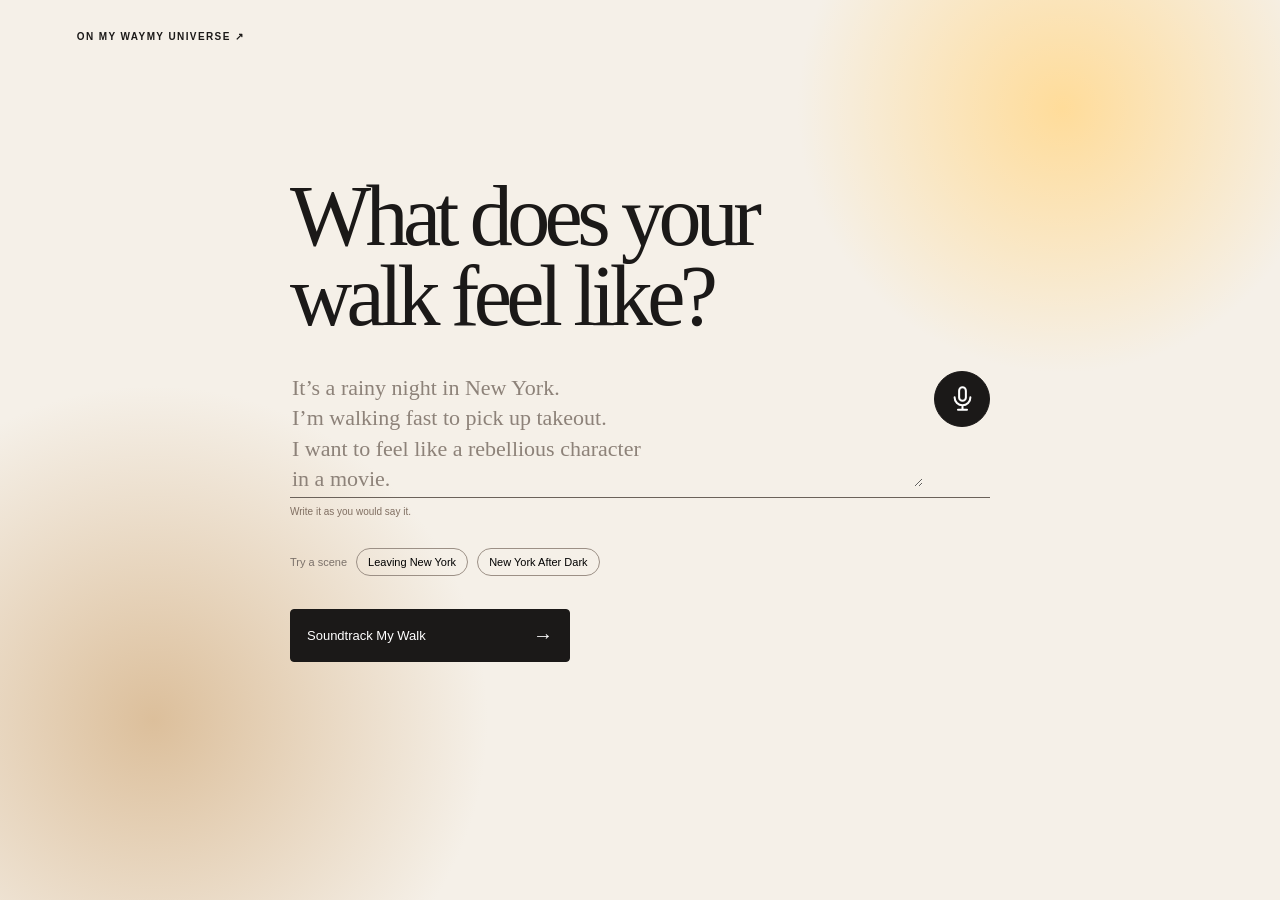
<file: index.html>
<!doctype html>
<html lang="en">
<head><meta charset="UTF-8"><meta name="viewport" content="width=device-width,initial-scale=1.0"><meta name="description" content="On My Way — a cinematic walking music prototype."><title>On My Way</title><link rel="stylesheet" href="style.css"><style>.hidden{display:none!important}</style></head>
<body>
  <main>
    <section id="opening" class="screen opening-screen">
      <header><span class="brand">ON MY WAY</span><a href="universe.html" style="font:700 10px Arial,sans-serif;letter-spacing:.14em;color:inherit;text-decoration:none">MY UNIVERSE ↗</a></header>
      <div class="opening-content"><h1>What does your<br>walk feel like?</h1><label class="pov-box" for="povInput"><textarea id="povInput" aria-label="Describe your walking point of view" placeholder="It’s a rainy night in New York.&#10;I’m walking fast to pick up takeout.&#10;I want to feel like a rebellious character&#10;in a movie."></textarea><button id="micButton" type="button" aria-label="Use voice input" title="Use voice input" style="flex:0 0 56px;width:56px;height:56px;display:grid;place-items:center;border:1px solid #1b1918;border-radius:50%;background:#1b1918;color:#fff;cursor:pointer"><svg aria-hidden="true" width="27" height="27" viewBox="0 0 24 24" fill="none" stroke="currentColor" stroke-width="1.8" stroke-linecap="round" stroke-linejoin="round"><rect x="9" y="2" width="6" height="12" rx="3"></rect><path d="M5 11a7 7 0 0 0 14 0M12 18v4M8 22h8"></path></svg></button></label><p id="voiceStatus" class="voice-status">Write it as you would say it.</p>
      <div class="examples"><span>Try a scene</span><button class="example" data-scene="autumn">Autumn in New York</button><button class="example" data-scene="night">New York After Dark</button></div><button id="soundtrackButton" class="primary" type="button">Soundtrack My Walk <span>→</span></button></div>
    </section>
    <section id="cinema" class="screen cinema hidden" aria-live="polite">
      <div class="city"><div class="moon"></div><div class="glow g1"></div><div class="glow g2"></div><div class="rain" aria-hidden="true"></div><div class="leaves" aria-hidden="true"></div><div class="buildings b1"></div><div class="buildings b2"></div><div class="buildings b3"></div><div class="street"></div></div>
      <div class="film-grain" aria-hidden="true"></div><button id="backButton" class="back" type="button">← Rewrite the scene</button>
      <div class="title-sequence"><p id="sceneNumber">SCENE 01</p><h2 id="sceneTitle">NEW YORK AFTER DARK</h2><p id="sceneCaption">Rain on the pavement.<br>Footsteps getting faster.<br>Tonight, you’re the main character.</p></div>
      <div class="original-pov"><span>YOUR POV</span><p id="originalPov"></p></div>
      <div class="player"><button id="playButton" type="button" aria-label="Play simulated soundtrack">▶</button><div><span>SIMULATED SOUNDTRACK</span><strong id="trackTitle">Midnight Velocity</strong><small id="trackArtist">The Static Hearts</small></div><p id="atmosphere">cinematic noir · high energy</p></div>
      <button id="behindButton" class="behind" type="button">Behind the Scene <span>+</span></button>
      <aside id="behindPanel" class="behind-panel hidden"><button id="closePanel" aria-label="Close Behind the Scene">×</button><p class="eyebrow">Computational representation</p><div><span>ORIGINAL POV</span><p id="panelOriginal"></p></div><i>↓</i><div><span>INTERPRETED ATMOSPHERE</span><p id="panelAtmosphere"></p></div><i>↓</i><div><span>SOUNDTRACK STATE</span><p id="panelTrack"></p></div></aside>
    </section>
  </main><script src="script.js"></script>
</body></html>
</file>
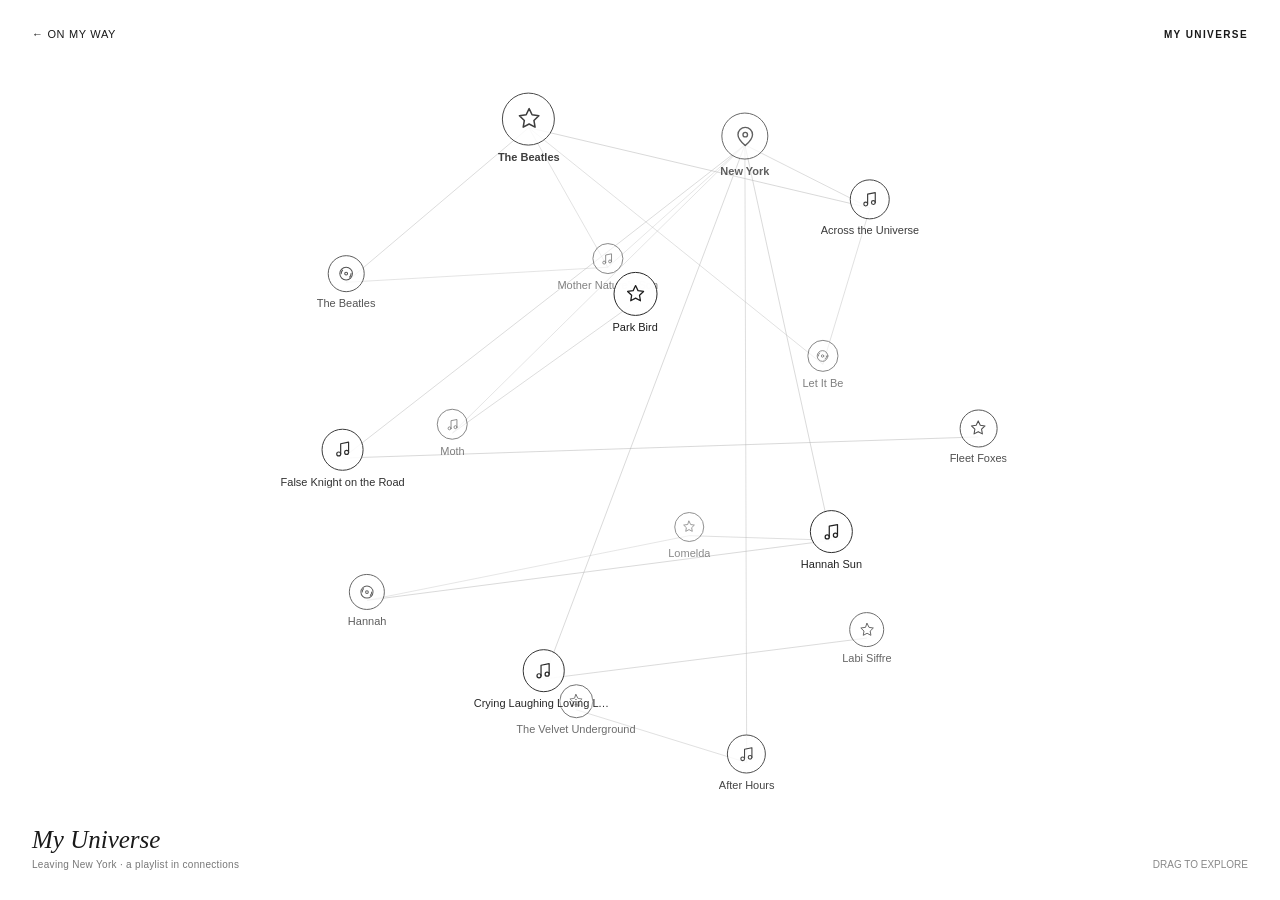
<file: universe.html>
<!doctype html>
<html lang="en">
<head>
  <meta charset="utf-8">
  <meta name="viewport" content="width=device-width,initial-scale=1">
  <title>My Universe — On My Way</title>
  <style>
    *{box-sizing:border-box}html,body{height:100%;margin:0}body{background:#fff;color:#191919;font-family:Georgia,serif;overflow:hidden}a,button{color:inherit}a:focus-visible,button:focus-visible{outline:2px solid #111;outline-offset:4px}.top{position:absolute;z-index:5;top:28px;left:32px;right:32px;display:flex;align-items:center;justify-content:space-between}.back{font:11px Arial,sans-serif;letter-spacing:.06em;text-decoration:none}.brand{font:700 10px Arial,sans-serif;letter-spacing:.14em}.caption{position:absolute;z-index:3;bottom:30px;left:32px;pointer-events:none}.caption h1{font:italic 25px Georgia,serif;margin:0 0 5px}.caption p{font:10px Arial,sans-serif;letter-spacing:.03em;color:#777;margin:0}.graph{position:absolute;inset:0;overflow:hidden;touch-action:none;cursor:grab}.graph.dragging{cursor:grabbing}.edges{position:absolute;inset:0;width:100%;height:100%;pointer-events:none}.node{position:absolute;left:0;top:0;display:flex;flex-direction:column;align-items:center;gap:5px;border:0;padding:0;background:none;font:11px/1.1 Arial,sans-serif;white-space:nowrap;cursor:pointer;transform-origin:center center}.node .icon{display:grid;place-items:center;width:var(--size);height:var(--size);border:1px solid #262626;border-radius:50%;background:#fff;transition:background .16s,color .16s,box-shadow .16s}.node:hover .icon,.node:focus-visible .icon{background:#1b1b1b;color:#fff;box-shadow:0 0 0 5px #0000000a}.node svg{width:48%;height:48%;fill:none;stroke:currentColor;stroke-width:1.5;stroke-linecap:round;stroke-linejoin:round}.node .name{max-width:140px;overflow:hidden;text-overflow:ellipsis;text-shadow:0 0 5px #fff,0 0 5px #fff,0 0 5px #fff}.node.featured .icon{border-width:1.5px}.node.featured .name{font-weight:bold}.overlay{position:fixed;z-index:10;inset:0;display:grid;place-items:center;padding:20px;background:#ffffffbb}.overlay[hidden]{display:none}.card{position:relative;width:min(390px,100%);max-height:min(520px,85vh);overflow:auto;background:#fff;border:1px solid #222;padding:36px;box-shadow:0 16px 45px #00000012}.close{position:absolute;right:14px;top:10px;background:none;border:0;font:28px Georgia,serif;cursor:pointer}.kind{font:10px Arial,sans-serif;letter-spacing:.15em;color:#777;text-transform:uppercase}.card h2{font:normal 30px/1.1 Georgia,serif;margin:12px 0 14px}.card p{font:14px/1.6 Arial,sans-serif;color:#555}.card h3{font:10px Arial,sans-serif;letter-spacing:.12em;margin:25px 0 12px;text-transform:uppercase}.card ul{list-style:none;padding:0;margin:0;font:13px/1.8 Arial,sans-serif}.card li{border-top:1px solid #eee;padding:7px 0}.card li span{display:block;color:#888;font-size:10px}.hint{position:absolute;bottom:30px;right:32px;font:10px Arial,sans-serif;color:#888;pointer-events:none}@media(max-width:600px){.top{top:22px;left:20px;right:20px}.caption{bottom:24px;left:20px}.caption h1{font-size:21px}.hint{bottom:25px;right:20px}.node{font-size:9px}.node .name{max-width:100px}.card{padding:30px}}
  </style>
</head>
<body>
  <header class="top"><a class="back" href="index.html">← ON MY WAY</a><span class="brand">MY UNIVERSE</span></header>
  <main id="graph" class="graph" style="z-index:0;user-select:none" aria-label="Interactive music universe. Drag to rotate, or use the arrow keys." tabindex="0"><svg id="edges" class="edges" aria-hidden="true"></svg></main>
  <div class="caption"><h1>My Universe</h1><p>Leaving New York · a playlist in connections</p></div>
  <div class="hint">DRAG TO EXPLORE</div>
  <div id="overlay" class="overlay" hidden><section class="card" role="dialog" aria-modal="true" aria-labelledby="detail-title"><button id="close" class="close" aria-label="Close details">×</button><div id="detail-kind" class="kind"></div><h2 id="detail-title"></h2><p id="detail-description"></p><h3>Connections</h3><ul id="detail-links"></ul></section></div>
  <script>
    const icons={song:'<path d="M9 18V5l10-2v13"/><circle cx="6.5" cy="18" r="2.5"/><circle cx="16.5" cy="16" r="2.5"/>',artist:'<path d="m12 2 2.9 6 6.6 1-4.8 4.6 1.1 6.5-5.8-3.1-5.8 3.1 1.1-6.5L2.5 9l6.6-1z"/>',album:'<circle cx="12" cy="12" r="9"/><circle cx="12" cy="12" r="2"/><path d="M7 7a7 7 0 0 0-2 5M17 17a7 7 0 0 0 2-5"/>',place:'<path d="M20 10c0 5-8 12-8 12S4 15 4 10a8 8 0 1 1 16 0Z"/><circle cx="12" cy="10" r="2.5"/>',film:'<rect x="3" y="8" width="18" height="12" rx="1"/><path d="M3 8V5l17-3 1 4-18 2M8 4l3 3M15 3l3 3"/>'};
    // New York is the user's personal playlist association, not a claim about where the songs were made.
    const nodes=[
      {id:'ny',name:'New York',type:'place',featured:true,description:'The city connected to this personal autumn playlist.'},
      {id:'beatles',name:'The Beatles',type:'artist',featured:true,description:'An artist appearing twice in this playlist.'},
      {id:'mother',name:'Mother Nature’s Son',type:'song',description:'A song by The Beatles in the New York autumn playlist.'},
      {id:'across',name:'Across the Universe',type:'song',description:'A song by The Beatles in the New York autumn playlist.'},
      {id:'white',name:'The Beatles',type:'album',description:'The Beatles album, often called the White Album.'},
      {id:'letitbe',name:'Let It Be',type:'album',description:'The Beatles album containing Across the Universe.'},
      {id:'park',name:'Park Bird',type:'artist',description:'Artist of Moth.'},
      {id:'moth',name:'Moth',type:'song',description:'A song by Park Bird in the New York autumn playlist.'},
      {id:'fleet',name:'Fleet Foxes',type:'artist',description:'Artist of False Knight on the Road.'},
      {id:'knight',name:'False Knight on the Road',type:'song',description:'A song by Fleet Foxes in the New York autumn playlist.'},
      {id:'lomelda',name:'Lomelda',type:'artist',description:'Artist of Hannah Sun.'},
      {id:'hannah',name:'Hannah Sun',type:'song',description:'A song by Lomelda in the New York autumn playlist.'},
      {id:'hannahalbum',name:'Hannah',type:'album',description:'The album associated with Hannah Sun in the playlist.'},
      {id:'labi',name:'Labi Siffre',type:'artist',description:'Artist of Crying Laughing Loving Lying.'},
      {id:'crying',name:'Crying Laughing Loving Lying',type:'song',description:'A song by Labi Siffre in the New York autumn playlist.'},
      {id:'velvet',name:'The Velvet Underground',type:'artist',description:'Artist of After Hours.'},
      {id:'after',name:'After Hours',type:'song',description:'A song by The Velvet Underground in the New York autumn playlist.'}
    ];
    const links=[['ny','mother','In this New York playlist'],['ny','across','In this New York playlist'],['ny','moth','In this New York playlist'],['ny','knight','In this New York playlist'],['ny','hannah','In this New York playlist'],['ny','crying','In this New York playlist'],['ny','after','In this New York playlist'],['beatles','mother','Artist and song'],['beatles','across','Artist and song'],['beatles','white','Artist and album'],['beatles','letitbe','Artist and album'],['mother','white','Song and album'],['across','letitbe','Song and album'],['park','moth','Artist and song'],['fleet','knight','Artist and song'],['lomelda','hannah','Artist and song'],['hannah','hannahalbum','Song and album'],['lomelda','hannahalbum','Artist and album'],['labi','crying','Artist and song'],['velvet','after','Artist and song']];
    const graph=document.querySelector('#graph'),edges=document.querySelector('#edges'),overlay=document.querySelector('#overlay'),close=document.querySelector('#close');
    let yaw=.25,pitch=-.12,drag=null,lastFocus=null;const golden=Math.PI*(3-Math.sqrt(5));
    nodes.forEach((n,i)=>{const y=1-((i+.5)/nodes.length)*2,r=Math.sqrt(1-y*y),angle=golden*i;n.pos={x:Math.cos(angle)*r,y,z:Math.sin(angle)*r};n.button=document.createElement('button');n.button.type='button';n.button.className='node'+(n.featured?' featured':'');n.button.setAttribute('aria-label',n.type+': '+n.name);n.button.innerHTML='<span class="icon"><svg viewBox="0 0 24 24" aria-hidden="true">'+icons[n.type]+'</svg></span><span class="name"></span>';n.button.querySelector('.name').textContent=n.name;n.button.addEventListener('click',()=>{if(!n.button.dataset.dragged)openDetail(n);delete n.button.dataset.dragged});graph.append(n.button)});
    function draw(){const w=graph.clientWidth,h=graph.clientHeight,radius=Math.min(w*.37,h*.39,390),cx=w/2,cy=h*.49,projected={};nodes.forEach(n=>{const p=n.pos,x=p.x*Math.cos(yaw)+p.z*Math.sin(yaw),z0=-p.x*Math.sin(yaw)+p.z*Math.cos(yaw),y=p.y*Math.cos(pitch)-z0*Math.sin(pitch),z=p.y*Math.sin(pitch)+z0*Math.cos(pitch),scale=.76+(z+1)*.19;const px=cx+x*radius*scale,py=cy-y*radius*scale,size=(n.featured?52:39)*scale;projected[n.id]={x:px,y:py,z};n.button.style.setProperty('--size',size+'px');n.button.style.transform='translate('+px+'px,'+py+'px) translate(-50%,-50%)';n.button.style.opacity=String(.48+(z+1)*.26);n.button.style.zIndex=String(Math.round((z+1)*100)+1)});edges.replaceChildren();links.forEach(([a,b])=>{const p=projected[a],q=projected[b],line=document.createElementNS('http://www.w3.org/2000/svg','line');line.setAttribute('x1',p.x);line.setAttribute('y1',p.y);line.setAttribute('x2',q.x);line.setAttribute('y2',q.y);line.setAttribute('stroke','#b7b7b7');line.setAttribute('stroke-opacity',String(.25+(p.z+q.z+2)*.1));line.setAttribute('stroke-width','1');edges.append(line)})}
    function openDetail(node){lastFocus=document.activeElement;document.querySelector('#detail-kind').textContent=node.type==='place'?'City':node.type;document.querySelector('#detail-title').textContent=node.name;document.querySelector('#detail-description').textContent=node.description;const list=document.querySelector('#detail-links');list.replaceChildren();links.filter(l=>l[0]===node.id||l[1]===node.id).forEach(l=>{const other=nodes.find(n=>n.id===(l[0]===node.id?l[1]:l[0]));const li=document.createElement('li');li.textContent=other.name;const detail=document.createElement('span');detail.textContent=l[2]+' · '+other.type;li.append(detail);list.append(li)});overlay.hidden=false;close.focus()}
    function closeDetail(){overlay.hidden=true;if(lastFocus)lastFocus.focus()}close.addEventListener('click',closeDetail);overlay.addEventListener('click',e=>{if(e.target===overlay)closeDetail()});document.addEventListener('keydown',e=>{if(e.key==='Escape'&&!overlay.hidden)closeDetail()});
    graph.addEventListener('pointerdown',e=>{if(e.button!==0)return;drag={x:e.clientX,y:e.clientY,startX:e.clientX,startY:e.clientY,node:e.target.closest('.node'),moved:false};(drag.node||graph).setPointerCapture(e.pointerId)});
    graph.addEventListener('pointermove',e=>{if(!drag)return;const dx=e.clientX-drag.x,dy=e.clientY-drag.y;if(Math.hypot(e.clientX-drag.startX,e.clientY-drag.startY)>5){drag.moved=true;graph.classList.add('dragging')}if(drag.moved){yaw+=dx*.008;pitch+=dy*.008;draw()}drag.x=e.clientX;drag.y=e.clientY});
    graph.addEventListener('pointerup',e=>{if(!drag)return;if(drag.moved&&drag.node)drag.node.dataset.dragged='true';graph.classList.remove('dragging');drag=null});graph.addEventListener('pointercancel',()=>{drag=null;graph.classList.remove('dragging')});
    graph.addEventListener('keydown',e=>{if(!['ArrowLeft','ArrowRight','ArrowUp','ArrowDown'].includes(e.key))return;e.preventDefault();if(e.key==='ArrowLeft')yaw-=.16;if(e.key==='ArrowRight')yaw+=.16;if(e.key==='ArrowUp')pitch-=.16;if(e.key==='ArrowDown')pitch+=.16;draw()});window.addEventListener('resize',draw);draw();
  </script>
</body>
</html>
</file>
<file: style.css>
:root{--paper:#f5f0e8;--ink:#1b1918;--amber:#d77533;--night:#101b31;--neon:#ff4d76;--gold:#f2be64}*{box-sizing:border-box}body{margin:0;color:var(--ink);font-family:Arial,sans-serif;background:var(--paper)}.screen{min-height:100svh;position:relative;overflow:hidden}.opening-screen{background:radial-gradient(circle at 83% 12%,#ffdc9a 0,transparent 20%),radial-gradient(circle at 12% 80%,#dcbf9b 0,transparent 25%),var(--paper);padding:31px max(6vw,25px)}header{font-size:10px;letter-spacing:.14em}.brand{font-weight:700}.opening-content{width:min(700px,100%);margin:clamp(72px,15vh,165px) auto 0}.opening-content h1{font:500 clamp(48px,7vw,86px)/.93 Georgia,serif;letter-spacing:-.065em;margin:0 0 34px}.pov-box{display:flex;border-bottom:1px solid #6b625a;padding-bottom:10px;gap:11px}.pov-box textarea{width:100%;min-height:116px;resize:vertical;border:0;background:transparent;outline:0;color:var(--ink);font:22px/1.38 Georgia,serif}.pov-box textarea::placeholder{color:#8d8279}.pov-box button{align-self:start;border:0;background:transparent;color:var(--amber);font:30px Georgia,serif;cursor:pointer}.voice-status{height:12px;margin:8px 0;color:#806f62;font-size:10px}.examples{display:flex;gap:9px;align-items:center;flex-wrap:wrap;margin-top:30px;font-size:11px}.examples>span{color:#7b716a}.example{border:1px solid #9c9086;border-radius:50px;background:transparent;padding:7px 11px;font:11px Arial,sans-serif;cursor:pointer}.primary{display:flex;justify-content:space-between;align-items:center;margin-top:33px;width:280px;border:1px solid var(--ink);border-radius:4px;background:var(--ink);color:#fff;padding:14px 16px;font:13px Arial,sans-serif;cursor:pointer}.primary span{font-size:20px}.cinema{background:var(--night);color:#fff}.city{position:absolute;inset:0;background:radial-gradient(ellipse at 65% 18%,#7e91b7 0,transparent 17%),linear-gradient(#13233d 0%,#263d62 45%,#101723 80%)}.city:after{content:"";position:absolute;inset:0;background:linear-gradient(90deg,rgba(5,8,15,.65),transparent 25%,transparent 75%,rgba(5,8,15,.5))}.moon{position:absolute;right:22%;top:12%;width:90px;height:90px;border-radius:50%;background:#dae6f4;box-shadow:0 0 70px 20px #a9c7eb77}.buildings{position:absolute;bottom:24%;background:#0d1624}.b1{left:0;width:27%;height:38%}.b2{right:0;width:35%;height:43%}.b3{left:37%;width:29%;height:28%;background:#172333}.street{position:absolute;bottom:-6%;left:25%;width:62%;height:36%;background:#192235;transform:skewX(-21deg)}.glow{position:absolute;border-radius:50%;filter:blur(18px);opacity:.7}.g1{width:100px;height:260px;background:var(--neon);left:11%;top:28%}.g2{width:70px;height:210px;background:#00d7eb;right:14%;top:34%}.rain,.leaves{position:absolute;inset:0;pointer-events:none}.rain:before{content:"";position:absolute;inset:-20% 0;background:repeating-linear-gradient(110deg,transparent 0 33px,#d5e8ff55 34px 35px,transparent 36px 68px);animation:rain 1.2s linear infinite}.leaves{display:none}.back,.behind{position:absolute;border:0;background:transparent;color:#fff;font:11px Arial,sans-serif;cursor:pointer}.back{top:29px;left:max(6vw,25px)}.title-sequence{position:absolute;left:max(8vw,31px);top:28%;z-index:2;animation:titleIn .8s ease both}.title-sequence>p:first-child{font:10px monospace;letter-spacing:.15em;color:#f1c16c}.title-sequence h2{font:500 clamp(48px,7vw,90px)/.88 Georgia,serif;letter-spacing:-.06em;margin:18px 0 27px;max-width:700px}.title-sequence>p:last-child{font:17px/1.6 Georgia,serif}.original-pov{position:absolute;right:max(6vw,25px);top:30%;width:min(235px,27vw);z-index:2;border-left:1px solid #ffffff80;padding-left:13px}.original-pov span,.player span{font:9px monospace;letter-spacing:.1em;color:#c9cbd0}.original-pov p{font:12px/1.5 Arial,sans-serif}.player{position:absolute;z-index:3;bottom:32px;left:50%;transform:translateX(-50%);display:flex;align-items:center;gap:13px;width:min(560px,88vw);padding:13px 16px;border:1px solid #ffffff55;background:#111827aa}.player button{width:36px;height:36px;border:1px solid #fff;background:#fff;color:#111;border-radius:50%;font-size:14px;cursor:pointer}.player strong,.player small{display:block}.player strong{font:16px Georgia,serif;margin:3px 0}.player small{font:11px Arial,sans-serif;color:#d0d2d8}.player>p{margin-left:auto;font:10px monospace;text-transform:uppercase;color:#f2c465}.behind{right:max(6vw,25px);bottom:37px}.behind-panel{position:absolute;z-index:5;right:max(6vw,25px);bottom:76px;width:min(390px,88vw);background:#f7f3e9;color:#1c1b1b;padding:21px;box-shadow:6px 6px #111}.behind-panel button{position:absolute;right:8px;top:7px;border:0;background:transparent;font-size:20px;cursor:pointer}.behind-panel div span{font:9px monospace;letter-spacing:.1em;color:#735f4c}.behind-panel div p{font:12px/1.5 Arial,sans-serif;margin:4px 0}.behind-panel i{display:block;text-align:center;color:#ab7b47;font-style:normal}.cinema.autumn .city{background:radial-gradient(ellipse at 65% 17%,#ffe0a2 0,transparent 20%),linear-gradient(#d1894e 0%,#e9af68 43%,#6a3d28 77%)}.cinema.autumn .rain{display:none}.cinema.autumn .leaves{display:block;background:radial-gradient(ellipse at 15% 20%,#b94c21 0 3px,transparent 4px),radial-gradient(ellipse at 72% 16%,#e17828 0 4px,transparent 5px);background-size:180px 155px;animation:leaves 10s linear infinite}.cinema.autumn .buildings{background:#553326}.cinema.autumn .street{background:#b56836}@keyframes rain{to{transform:translateY(18%)}}@keyframes leaves{to{background-position:80px 230px,130px 260px}}@keyframes titleIn{from{opacity:0;transform:translateY(16px)}to{opacity:1;transform:none}}@media(prefers-reduced-motion:reduce){*,*:before,*:after{animation-duration:.01ms!important}}@media(max-width:650px){.opening-screen{padding:25px}.opening-content{margin-top:21vh}.opening-content h1{font-size:52px}.pov-box textarea{font-size:18px}.title-sequence{top:20%;left:28px}.title-sequence h2{font-size:53px}.original-pov{display:none}.player{bottom:26px}.player>p{display:none}.behind{bottom:91px;right:25px}.back{left:25px}}
</file>
